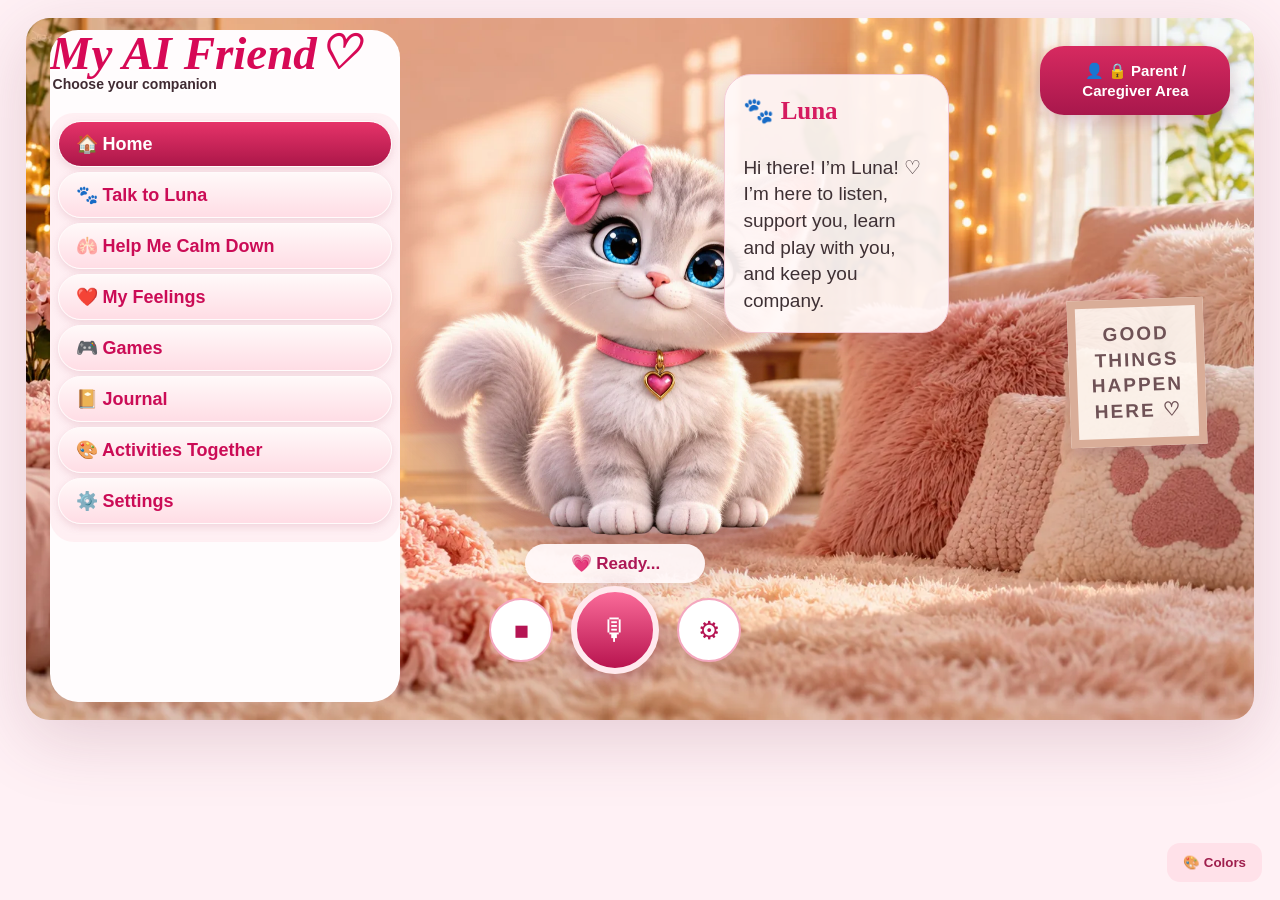
<file: index.html>
<!doctype html>
<html lang="en"><head><meta charset="utf-8"><meta name="viewport" content="width=device-width,initial-scale=1">
<title>My AI Friend — Choose Your Companion</title>
<style>
:root{--pink:#e82f67;--deep:#bd2452;--soft:#ffe5ec;--ink:#3e3034}
*{box-sizing:border-box}body{margin:0;background:#fff4f6;color:var(--ink);font-family:Arial,sans-serif}
.app{max-width:1400px;margin:auto;padding:18px}.main{display:grid;grid-template-columns:280px 1fr;gap:18px}
.sidebar,.stage,.companions{background:white;border-radius:28px;box-shadow:0 10px 28px #84394c1a}.sidebar{padding:18px}
.logo{font-size:54px;font-weight:800;font-style:italic;color:var(--pink)}.logo small{display:block;font-size:14px;color:#222;font-style:normal}
nav{display:grid;gap:9px;margin-top:15px}nav button,.quick button{border:0;border-radius:22px;padding:13px 16px;background:var(--soft);color:var(--deep);font-weight:700;text-align:left;cursor:pointer;font-size:15px}nav button:first-child{background:var(--pink);color:white}
.stage{min-height:520px;position:relative;overflow:hidden;background:linear-gradient(175deg,transparent 0 72%,#d9a78f 72.2%,#edd0b9 100%),radial-gradient(circle at 22% 19%,#fff7e4 0,#ffe3d8 38%,#f9d5dd 100%)}
.room{position:absolute;inset:0;pointer-events:none;overflow:hidden}.room:before{content:"";position:absolute;left:0;right:0;top:70%;height:9px;background:#fff1e7;box-shadow:0 3px 6px #9b6c6c35}.room:after{content:"";position:absolute;left:9%;right:42%;bottom:6%;height:16%;border-radius:50%;background:#ffe5cf;box-shadow:0 8px 0 #c8918b3d,inset 0 0 0 9px #fff2e5a8}
.window{position:absolute;left:7%;top:7%;width:21%;height:32%;border:9px solid #fffaf4;border-radius:65px 65px 12px 12px;background:radial-gradient(circle at 72% 28%,#fff9d0 0 10%,transparent 11%),linear-gradient(#b9d9de,#f6d3ca);box-shadow:0 9px 18px #9b6c6c29,inset 0 0 0 3px #f4d8ce}.window:before{content:"";position:absolute;left:50%;top:0;bottom:0;border-left:5px solid #fffaf4}.window:after{content:"";position:absolute;left:0;right:0;top:56%;border-top:5px solid #fffaf4}
.curtain{position:absolute;left:4%;top:7%;width:27%;height:36%;border-radius:48% 48% 24% 24%;background:linear-gradient(90deg,#d99aae 0 17%,#efbed0 18% 30%,transparent 31% 69%,#efbed0 70% 82%,#d99aae 83%);filter:drop-shadow(0 5px 5px #a36a7d28)}
.room-note{position:absolute;left:4%;bottom:25%;font-size:48px;filter:drop-shadow(0 6px 4px #97676545)}.room-book{position:absolute;right:5%;bottom:24%;font-size:43px;filter:drop-shadow(0 6px 4px #97676545)}.room-stars{position:absolute;left:40%;top:12%;color:#fff8d7;font-size:32px;letter-spacing:25px;text-shadow:0 1px 9px #fff}
.caregiver{position:absolute;right:22px;top:20px;border:0;border-radius:18px;background:var(--deep);color:white;padding:13px 18px;font-weight:700;cursor:pointer}
.bubble{position:absolute;right:5%;top:18%;width:34%;background:#fff;border:1px solid #f3cad5;border-radius:22px;padding:18px;font-size:18px;box-shadow:0 8px 20px #81324717}
.character{position:absolute;left:5%;top:16%;width:52%;height:65%;display:flex;align-items:center;justify-content:center}
.dog{width:100%;display:flex;align-items:center;justify-content:center;font-size:160px;filter:drop-shadow(0 16px 12px #8c425540);transform-origin:50% 85%;animation:breathe 4s ease-in-out infinite}.dog img{display:block;width:100%;max-width:390px;max-height:370px;object-fit:contain}
.stage.listening .dog{animation:listen 1.5s ease-in-out infinite alternate}.stage.talking .dog{animation:talk .4s ease-in-out infinite alternate}
.status{position:absolute;left:31%;bottom:95px;transform:translateX(-50%);background:white;border-radius:24px;padding:9px 22px;font-weight:700;box-shadow:0 5px 14px #82394b20}
.controls{position:absolute;left:31%;bottom:20px;transform:translateX(-50%);display:flex;gap:14px;align-items:center}.controls button{border:0;border-radius:50%;width:52px;height:52px;background:#fff;color:var(--deep);font-size:22px;cursor:pointer;box-shadow:0 5px 14px #82394b20}.controls .mic{width:68px;height:68px;background:var(--pink);color:#fff;font-size:30px;border:5px solid #ffc5d4}
@keyframes breathe{0%,100%{transform:scale(1) translateY(0)}50%{transform:scale(1.02) translateY(-4px)}}@keyframes listen{from{transform:rotate(-2deg)}to{transform:rotate(2deg)}}@keyframes talk{from{transform:translateY(0) rotate(-1deg)}to{transform:translateY(-5px) rotate(1deg)}}
.companions{padding:18px;margin-top:18px}.companions h2{color:var(--pink);margin:0 0 12px}.chars{display:grid;grid-template-columns:repeat(8,1fr);gap:9px}.char{border:2px solid #ffd0dc;background:#fff7f9;border-radius:17px;padding:11px;text-align:center;cursor:pointer}.char.active{border-color:var(--pink);box-shadow:0 0 0 2px #ffb5c8}.emoji{font-size:45px;height:54px;display:flex;align-items:center;justify-content:center}.emoji img{width:54px;height:54px;object-fit:contain}.char b{display:block;color:var(--pink);font-size:17px}.quick{display:grid;grid-template-columns:repeat(6,1fr);gap:8px;margin-top:12px}.quick button{text-align:center}
.overlay{position:fixed;inset:0;background:#3c202a70;display:none;align-items:center;justify-content:center;padding:18px;z-index:20}.overlay.show{display:flex}.modal{position:relative;width:min(720px,96vw);max-height:88vh;overflow:auto;background:#fff;border-radius:26px;padding:24px}.close{position:absolute;right:13px;top:12px;border:0;border-radius:50%;width:38px;height:38px;background:var(--soft);font-size:22px;cursor:pointer}
h2{color:var(--pink)}.grid{display:grid;grid-template-columns:repeat(3,1fr);gap:10px}.card{border:1px solid #efc8d2;background:#fff5f7;border-radius:17px;padding:14px;cursor:pointer}.card b{display:block;color:var(--deep)}.action,.softbtn{border:0;border-radius:15px;padding:11px 15px;font-weight:700;cursor:pointer}.action{background:var(--pink);color:#fff}.softbtn{background:var(--soft);color:#77384a}
textarea,input,select{width:100%;padding:11px;border:1px solid #e7c3cd;border-radius:11px;margin:6px 0;font:inherit}.faces button{font-size:28px;border:0;background:var(--soft);border-radius:13px;padding:8px;margin:3px}.result{background:#fff0f4;border-radius:14px;padding:12px;margin-top:10px}.small{font-size:12px;color:#806c72}
@media(max-width:1100px){.sidebar{position:relative;left:auto;top:auto;width:auto;height:auto;max-height:none;overflow:visible;padding:12px}.main{grid-template-columns:1fr}.stage{min-height:500px}.character{left:3%;width:56%}.bubble{width:42%}.chars{grid-template-columns:repeat(4,1fr)}.quick{grid-template-columns:repeat(2,1fr)}.grid{grid-template-columns:1fr 1fr}}
/* The home screen follows Kya's cozy dashboard reference. */
body{background:#f9e4e8}.app{width:min(96vw,1840px);max-width:1840px;margin:2vh auto;padding:0;background:#fff4f5;overflow:hidden;box-shadow:0 18px 70px #7c395332;border-radius:24px}.main{display:block;position:relative;height:78vh;min-height:680px;max-height:900px}.sidebar{position:absolute;z-index:6;left:24px;top:12px;width:350px;height:calc(78vh - 30px);min-height:650px;padding:0;background:transparent;box-shadow:none;overflow-y:auto;overflow-x:hidden;scrollbar-width:thin}.logo{font-family:cursive;font-size:76px;line-height:1;color:#d70956;text-shadow:0 2px 2px #fff}.logo small{font-family:Arial,sans-serif;font-size:17px;margin-left:120px;white-space:nowrap;color:#402b33}.sidebar nav{margin-top:22px;gap:5px;padding:8px;border-radius:24px;background:#ffe9eeaf;backdrop-filter:blur(7px);padding-bottom:18px}.sidebar nav button{font-size:18px;border:1px solid #fffbfb;background:linear-gradient(#fff9f9,#ffdde5);color:#cb0c56;border-radius:30px;padding:11px 17px;box-shadow:0 3px 8px #9c385527}.sidebar nav button:first-child{background:linear-gradient(#e63369,#ac1749);color:#fff}
.stage{height:100%;min-height:680px;border-radius:0;box-shadow:none;background:radial-gradient(ellipse at 50% 75%,#fff9f6 0,#ffe1e9 30%,transparent 58%),linear-gradient(177deg,transparent 0 76%,#e5a2ae 76.2%,#f9d6db 100%),radial-gradient(circle at 64% 28%,#fff4d6 0,#f8c7ce 47%,#df9fbb 100%)}.room:before{top:76%;height:12px;background:#f9e0d8}.room:after{left:24%;right:17%;bottom:-13%;height:45%;background:radial-gradient(ellipse at center,#fff2f4 0,#f9bfd1 52%,#e68cae 90%);box-shadow:0 -9px 19px #b65c7940,inset 0 0 0 15px #ffdce8;border-radius:50%}.window{left:23%;top:6%;width:26%;height:47%;opacity:.68}.curtain{left:21%;top:5%;width:31%;height:49%;opacity:.55}.room-note{left:22%;bottom:38%;font-size:49px}.room-book{right:5%;bottom:12%;font-size:90px}.room-stars{left:50%;top:8%}.room-sign{position:absolute;right:4%;top:40%;width:136px;padding:14px 8px;text-align:center;border:8px solid #d9ad98;background:#fff1e7;color:#6f5256;box-shadow:0 8px 15px #7a435b45;font-size:19px;font-weight:700;letter-spacing:2px;line-height:1.35;transform:rotate(-2deg)}
.character{left:31%;top:2%;width:43%;height:84%;z-index:2}.dog img{max-width:680px;max-height:620px;width:100%}.bubble{z-index:4;right:10%;top:8%;width:27%;min-width:300px;font-size:19px;line-height:1.4;border-radius:27px;background:#fff8f8ed;box-shadow:0 10px 25px #9a526242}.bubble b{font-family:cursive;font-size:25px;color:#d51b60}.caregiver{z-index:7;top:28px;right:24px;padding:15px 20px;border-radius:24px;max-width:190px;line-height:1.3;font-size:15px;background:linear-gradient(#d72a60,#a8174c);box-shadow:0 7px 18px #8b36574a}.status{z-index:7;left:53%;bottom:137px;background:#fff8f9f2;color:#ad1856;font-size:17px;min-width:180px;text-align:center}.controls{z-index:7;left:53%;bottom:46px;gap:18px}.controls button{width:64px;height:64px;border:2px solid #f4a7be;color:#b51453;font-size:25px}.controls .mic{width:88px;height:88px;background:linear-gradient(#fa6b99,#b8144f);border:6px solid #ffe9ee;box-shadow:0 7px 22px #8d2a5366}.controls button:hover,.char:hover,.quick button:hover,nav button:hover{transform:translateY(-2px)}
.companions{grid-column:3;grid-row:1;margin:0;padding:18px 14px;position:relative;z-index:8;box-shadow:-8px 0 22px #984f6535;background:#fff5f7;border-radius:0;overflow:auto;height:610px}.companions h2{font-family:cursive;font-size:36px;margin:0 0 7px;color:#d6085c}.chars{display:grid;grid-template-columns:1fr 1fr;gap:9px}.char{min-height:150px;border-radius:18px;background:linear-gradient(#fff,#ffe4e9);border:2px solid #f9cbd5;box-shadow:0 5px 14px #b4657830}.char.active{border-color:#e81560}.emoji{height:80px;font-size:57px}.emoji img{width:75px;height:75px}.char b{font-size:19px;color:#d4175b}.char small{display:block;margin-top:4px}.quick{margin-top:11px}.quick button{text-align:center;min-height:67px;background:#ffe3e9;color:#b91553;border:1px solid #f7d6de;border-radius:17px}
@media(max-width:1050px){.app{grid-template-columns:250px minmax(0,1fr) 250px}.main,.stage{height:610px}.sidebar{width:250px}.logo{font-size:57px}.logo small{margin-left:70px}.sidebar nav button{font-size:15px;padding:10px}.character{left:27%;width:46%}.bubble{right:3%;top:17%;width:30%}.caregiver{top:8px;right:8px}.chars{grid-template-columns:repeat(4,1fr)}}
@media(max-width:680px){.app{display:block}.main,.stage{height:690px}.sidebar{left:9px;top:4px;width:100%;padding-right:10px}.logo{font-size:44px}.logo small{display:inline;margin-left:8px;font-size:11px}.sidebar nav{display:flex;overflow-x:auto;margin-top:8px;padding:6px;gap:5px}.sidebar nav button{white-space:nowrap;font-size:13px;padding:8px 10px}.character{left:3%;top:24%;width:75%;height:51%}.dog img{max-height:400px}.bubble{right:3%;top:21%;width:44%;min-width:0;font-size:13px;padding:12px}.bubble b{font-size:17px}.caregiver{top:113px;font-size:11px;max-width:140px;padding:8px}.window{left:5%;top:18%}.curtain{left:3%;top:18%}.room-sign{display:none}.room:after{left:7%;right:7%;height:32%}.status{left:50%;bottom:107px}.controls{left:50%;bottom:22px}.companions{height:auto;padding:13px;border-radius:30px 30px 0 0;box-shadow:0 -8px 22px #984f6535}.companions h2{font-size:27px}.chars{grid-template-columns:repeat(2,1fr)}.quick{grid-template-columns:repeat(2,1fr)}}
/* The separate room photo keeps every control selectable and Kya animated. */
.stage{background:#f5d7da url('assets/cozy-room.webp') center center/cover no-repeat}.room:before,.room:after,.window,.curtain,.room-note,.room-book,.room-stars{display:none}.room-sign{background:#fff8f1e8}
.emoji.sprite,.friend-portrait{background-image:url('assets/friends-cutout.webp?v=20260926');background-repeat:no-repeat;background-size:400% 200%;background-position-y:var(--sprite-y,0%)}.emoji.sprite{width:52.5px;height:70px;margin:0 auto 4px;background-color:transparent;flex:none}.friend-portrait{width:min(100%,360px);height:auto;aspect-ratio:3/4;flex:none;overflow:visible;background-size:400% 200%;background-clip:border-box;clip-path:none}.friend-portrait.audrey{background-image:url('assets/audrey-transparent.svg?v=20260926');background-size:100% 100%;background-position:center;background-repeat:no-repeat}.char:has(.sprite){padding:6px;overflow:hidden}.char:has(.sprite) small{font-size:12px}
.stage[data-background="garden"]{background-image:url('assets/garden.webp')}.stage[data-background="dream"]{background-image:url('assets/dream.webp')}.stage[data-background="custom"]{background-color:#eee4f2}.stage:not([data-background="cozy"]) .room-sign{display:none}
:root[data-theme="ocean"]{--pink:#2183b7;--deep:#155b86;--soft:#e1f3fa}:root[data-theme="forest"]{--pink:#328569;--deep:#206447;--soft:#e2f4e7}:root[data-theme="violet"]{--pink:#895dc0;--deep:#654299;--soft:#f0e8ff}:root[data-theme="sunshine"]{--pink:#cd7130;--deep:#a24c22;--soft:#fff0d8}
:root:not([data-theme="rose"]) .logo,:root:not([data-theme="rose"]) .companions h2,:root:not([data-theme="rose"]) .bubble b,:root:not([data-theme="rose"]) .char b{color:var(--pink)}:root:not([data-theme="rose"]) .sidebar nav button:not(:first-child),:root:not([data-theme="rose"]) .quick button{color:var(--deep);background:var(--soft)}:root:not([data-theme="rose"]) .sidebar nav button:first-child,:root:not([data-theme="rose"]) .caregiver,:root:not([data-theme="rose"]) .controls .mic{background:var(--deep)}:root:not([data-theme="rose"]) .char.active{border-color:var(--pink)}
.background-choices{grid-template-columns:repeat(3,1fr)}.background-choices .card{min-height:125px;text-align:left;background-size:cover;background-position:center;color:#fff;text-shadow:0 1px 5px #311f39;box-shadow:inset 0 0 0 100px #22152650}.background-choices .card[data-bg="cozy"]{background-image:url('assets/cozy-room.webp')}.background-choices .card[data-bg="garden"]{background-image:url('assets/garden.webp')}.background-choices .card[data-bg="dream"]{background-image:url('assets/dream.webp')}.background-choices .card b{color:#fff;font-size:18px}.background-choices .card[aria-pressed="true"]{outline:4px solid var(--pink);outline-offset:2px}.upload-label{display:block;margin-top:18px;font-weight:700;color:var(--deep)}.theme-select{max-width:300px}
.logo{font-size:47px;white-space:nowrap}.logo small{margin-left:3px;font-size:14px}.char[role="button"]:focus-visible{outline:4px solid var(--pink);outline-offset:2px}.stage[data-background="custom"]{background-size:cover;background-position:center}
@media(max-width:680px){.logo{font-size:32px}.logo small{font-size:11px}.background-choices{grid-template-columns:1fr}}
@media(prefers-reduced-motion:reduce){.dog{animation:none!important}}
</style><link rel="stylesheet" href="enhancements.css?v=12"></head><body>
<div class="app"><div class="main">
<aside class="sidebar"><div class="logo">My AI Friend♡<small>Choose your companion</small></div><nav>
<button onclick="closeM()">🏠 Home</button><button onclick="openM('talk')">🐾 Talk to <span class="cn">Luna</span></button><button onclick="openM('calm')">🫁 Help Me Calm Down</button><button onclick="openM('feel')">❤️ My Feelings</button><button onclick="openM('games')">🎮 Games</button><button onclick="openM('journal')">📔 Journal</button><button onclick="openM('learn')">🎨 Activities Together</button><button onclick="openM('settings')">⚙️ Settings</button>
</nav></aside>
<section class="stage" id="stage"><div class="room" aria-hidden="true"><div class="window"></div><div class="curtain"></div><div class="room-stars">✦ ♡ ✧</div><div class="room-note">🪴</div><div class="room-book">🧸</div><div class="room-sign">GOOD<br>THINGS<br>HAPPEN<br>HERE ♡</div></div><button class="caregiver" onclick="openM('parent')">👤 🔒 Parent / Caregiver Area</button><div class="character"><div class="dog" id="avatar"><div class="friend-portrait live-animal" role="img" aria-label="Luna"><img class="animal-svg photo-companion" src="assets/luna.webp" alt="" draggable="false"></div></div></div><div class="bubble"><b>🐾 <span class="cn">Luna</span></b><br><br>Hi there! I’m <span class="cn">Luna</span>! ♡<br>I’m here to listen, support you, learn and play with you, and keep you company.</div><div class="status" id="status">💗 Ready...</div><div class="controls"><button aria-label="Stop speaking" title="Stop" onclick="stopVoice()">■</button><button class="mic" aria-label="Talk to Luna" title="Talk to Luna" onclick="listenDemo()">🎙</button><button aria-label="Voice settings" title="Voice settings" onclick="openM('voice')">⚙</button></div></section>
</div>
<div class="overlay" id="overlay" onclick="if(event.target===this)closeM()"><div class="modal"><button class="close" onclick="closeM()">×</button><div id="content"></div></div></div>
<script>
let companion="Luna",emo="",skills=JSON.parse(localStorage.skills||"[]"),feelings=JSON.parse(localStorage.feelings||"[]"),voices=[],chatHistory=[];
const screens={
talk:`<h2>💬 Talk to <span class=cn></span></h2><p>Want to talk without using your microphone? Type a message below and your companion will answer.</p><textarea id="textChatInput" rows="4" placeholder="Type what you want to say..."></textarea><div style="display:flex;gap:8px;flex-wrap:wrap"><button class=action onclick="sendTextChat()">💬 Send Message</button><button class=softbtn onclick="speak('I am right here with you. What would you like to talk about?')">🔊 Talk Back</button></div><p id="textChatStatus" class=small></p><div id="textChatReply"></div>`,
calm:`<h2>🫁 Help Me Calm Down</h2><div class=grid><button class=card onclick="calm('Take a slow breath in... and slowly breathe out.')"><b>🌬️ Breathe With Me</b></button><button class=card onclick="calm('Name five things you see, four you can feel, three you hear, two you smell, and one thing that helps you feel cared for.')"><b>🌿 5-4-3-2-1</b></button><button class=card onclick="calm('You do not have to explain anything. I can sit quietly with you.')"><b>🐾 Quiet Time</b></button></div><div id=out></div>`,
feel:`<h2>❤️ My Feelings</h2><div class=faces><button onclick="emo='Happy'">😊</button><button onclick="emo='Okay'">😐</button><button onclick="emo='Sad'">😢</button><button onclick="emo='Angry'">😡</button><button onclick="emo='Worried'">😟</button></div><select id=level><option>1 - A little</option><option>2</option><option>3 - Medium</option><option>4</option><option>5 - Very big</option></select><textarea id=what placeholder="What happened?"></textarea><textarea id=help placeholder="What helped or might help?"></textarea><button class=action onclick=saveFeel()>Save Check-In</button><p id=msg></p>`,
games:`<h2>🎮 Educational Games</h2><div class=grid><button class=card onclick="quiz('reading')"><b>🔤 Word Adventure</b>Reading & phonics</button><button class=card onclick="quiz('math')"><b>➕ Number Quest</b>Math</button><button class=card onclick="quiz('memory')"><b>🧠 Memory Challenge</b>Memory & focus</button><button class=card onclick="quiz('sequence')"><b>🔢 Sequencing</b>Order</button><button class=card onclick="quiz('pattern')"><b>🧩 Pattern Detective</b>Patterns</button><button class=card onclick="quiz('spelling')"><b>✏️ Spelling</b>Words</button></div><div id=quizOut></div>`,
journal:`<h2>📔 Journal</h2><textarea id=jtext placeholder="Write what's on your mind..."></textarea><button class=action onclick=saveJournal()>Save Privately</button><p id=jmsg></p>`,
learn:`<h2>🎨 Activities & Learning</h2><div class=grid><button class=card onclick="quiz('reading')"><b>📖 Read With Me</b></button><button class=card onclick=homework()><b>✏️ Homework Helper</b></button><button class=card onclick="quiz('memory')"><b>🧠 Memory & Focus</b></button><button class=card onclick=showStrengths()><b>⭐ My Strengths</b></button><button class=card onclick="openM('calm')"><b>🌬️ Calm Activity</b></button><button class=card onclick="openM('games')"><b>🎮 Learning Games</b></button></div><div id=learnOut></div>`,
settings:`<h2>⚙️ Settings</h2><h3 style="color:var(--pink)">✨ Choose Your 3D Companion</h3><p class=small>Choose the friend you would like to spend time with.</p><div class="chars settings-chars">
<div class="char active" onclick="pick(this,'Luna','🐱')"><div class="emoji">🐱</div><b>Luna</b><small>Gentle Cat</small></div>
<div class="char" onclick="pick(this,'Nova','🦄')"><div class="emoji">🦄</div><b>Nova</b><small>Dreamy Unicorn</small></div>
<div class="char" onclick="pick(this,'Ziggy','🐲')"><div class="emoji">🐲</div><b>Ziggy</b><small>Friendly Dragon</small></div>
</div><div class=quick><button onclick="openM('name')">✏️ Name Companion</button><button onclick="openM('style')">🎨 Colors</button><button onclick="openM('background')">🖼️ Background</button><button onclick="openM('voice')">🎙️ Voice</button><button onclick="openM('personality')">😊 Personality</button></div>`,name:`<h2>✏️ Name Your Companion</h2><input id=nval placeholder="Companion name"><button class=action onclick=rename()>Save</button>`,
style:`<h2>🎨 Pick Your Colors</h2><p>Choose a color theme. It changes the page background, room, cards, buttons and accents together.</p><select class=theme-select id=themeChoice onchange="setTheme(this.value)"><option value=rose>🌸 Rose Pink</option><option value=ocean>🌊 Ocean Blue</option><option value=forest>🌿 Forest Green</option><option value=violet>💜 Space Purple</option><option value=sunshine>☀️ Sunshine Orange</option></select><p class=small>Choose a new color anytime.</p>`,
voice:`<h2>🎙️ Choose Voice</h2><select id=vsel></select><label>Speaking speed</label><input id=rate type=range min=.7 max=1.25 step=.05 value=.95><button class=softbtn onclick=preview()>▶ Preview</button>`,
personality:`<h2>😊 Personality</h2><select><option>Calm & gentle</option><option>Silly & fun</option><option>Encouraging</option><option>Playful</option><option>Cool & friendly</option><option>Adventurous</option></select>`,
background:`<h2>🖼️ Pick a Background</h2><p>Where should your companion hang out?</p><div class="grid background-choices"><button class=card data-bg=cozy onclick="setBackground('cozy')"><b>🛋️ Cozy Room</b></button><button class=card data-bg=garden onclick="setBackground('garden')"><b>🌳 Garden Adventure</b></button><button class=card data-bg=dream onclick="setBackground('dream')"><b>🌙 Dream Sky</b></button></div><label class=upload-label for=backgroundFile>📷 Upload your own picture</label><input id=backgroundFile type=file accept="image/png,image/jpeg,image/webp" onchange="uploadBackground(this.files[0])"><p class=small>Your picture stays in this browser on this device. Choose a JPG, PNG, or WebP under 6 MB.</p><p id=backgroundMessage role=status></p>`,
strengths:`<h2>⭐ My Strengths</h2><div id=strengthOut></div>`,
parent:`<h2>🔒 Parent / Caregiver Area</h2><button class=action onclick=report()>Create Weekly Report</button><div id=reportOut></div><p class=small>Reports show observable practice patterns only and are not diagnoses. Journal text is excluded by default.</p>`
};
function openM(k){content.innerHTML=screens[k];overlay.classList.add("show");refresh();if(k==="voice")loadVoices();if(k==="strengths")showStrengths();if(k==="parent")report();if(k==="background")refreshBackgroundChoices();if(k==="style")themeChoice.value=document.body.className.match(/theme-([a-z]+)/)?.[1]||document.documentElement.dataset.theme||"rose"}function closeM(){overlay.classList.remove("show")}restoreBackground();function refresh(){document.querySelectorAll(".cn").forEach(x=>x.textContent=companion);document.querySelector(".controls .mic").setAttribute("aria-label","Talk to "+companion);document.querySelector(".controls .mic").title="Talk to "+companion}
function pick(el,n,e){const allowed=["Luna","Nova","Ziggy"];if(!allowed.includes(n))return;document.querySelectorAll(".char").forEach(x=>x.classList.remove("active"));el.classList.add("active");companion=n;refresh();if(typeof render3DCompanion==="function")render3DCompanion(n);speak("Hi! I'm "+n+". I'm happy to be your companion.")}
function rename(){let n=nval.value.trim();if(n){if(typeof window.renameSelectedCompanion==='function')window.renameSelectedCompanion(n);else{companion=n;refresh()}closeM()}}
function setTheme(theme){if(!["rose","ocean","forest","violet","sunshine"].includes(theme))return;document.documentElement.dataset.theme=theme;localStorage.companionTheme=theme}
let customBackgroundUrl;
function refreshBackgroundChoices(){document.querySelectorAll(".background-choices [data-bg]").forEach(b=>b.setAttribute("aria-pressed",String(b.dataset.bg===stage.dataset.background)))}
function setBackground(choice){if(!["cozy","garden","dream"].includes(choice))return;if(customBackgroundUrl){URL.revokeObjectURL(customBackgroundUrl);customBackgroundUrl=undefined}const images={cozy:"assets/cozy-room.webp",garden:"assets/garden.webp",dream:"assets/dream.webp"};stage.style.backgroundImage='url("'+images[choice]+'")';stage.style.backgroundSize="cover";stage.style.backgroundPosition="center";stage.style.backgroundRepeat="no-repeat";stage.dataset.background=choice;localStorage.companionBackground=choice;refreshBackgroundChoices()}
function backgroundStore(){return new Promise((resolve,reject)=>{if(!window.indexedDB)return reject(new Error("Storage unavailable"));const req=indexedDB.open("my-ai-friend",1);req.onupgradeneeded=()=>req.result.createObjectStore("pictures");req.onsuccess=()=>resolve(req.result);req.onerror=()=>reject(req.error)})}
async function saveBackgroundFile(file){const db=await backgroundStore();return new Promise((resolve,reject)=>{const tx=db.transaction("pictures","readwrite");tx.objectStore("pictures").put(file,"background");tx.oncomplete=()=>{db.close();resolve()};tx.onerror=()=>{db.close();reject(tx.error)}})}
async function loadBackgroundFile(){const db=await backgroundStore();return new Promise((resolve,reject)=>{const tx=db.transaction("pictures","readonly");const req=tx.objectStore("pictures").get("background");req.onsuccess=()=>{db.close();resolve(req.result)};req.onerror=()=>{db.close();reject(req.error)}})}
function displayCustomBackground(file){if(customBackgroundUrl)URL.revokeObjectURL(customBackgroundUrl);customBackgroundUrl=URL.createObjectURL(file);stage.style.backgroundImage='url("'+customBackgroundUrl+'")';stage.dataset.background="custom";localStorage.companionBackground="custom";refreshBackgroundChoices()}
async function uploadBackground(file){if(!file)return;const message=document.getElementById("backgroundMessage");if(!["image/png","image/jpeg","image/webp"].includes(file.type)||file.size>6*1024*1024){message.textContent="Choose a JPG, PNG, or WebP smaller than 6 MB.";return}displayCustomBackground(file);try{await saveBackgroundFile(file);message.textContent="Your picture is saved on this device."}catch(e){message.textContent="Your picture is showing for this visit, but this browser could not save it."}}
async function restoreBackground(){const choice=localStorage.companionBackground||"cozy";if(choice==="custom"){try{const file=await loadBackgroundFile();if(file){displayCustomBackground(file);return}}catch(e){}setBackground("cozy")}else setBackground(choice)}
function loadVoices(){voices=speechSynthesis.getVoices();if(window.vsel)vsel.innerHTML=voices.map((v,i)=>`<option value=${i}>${v.name} — ${v.lang}</option>`).join("")}if("speechSynthesis"in window)speechSynthesis.onvoiceschanged=loadVoices;
function speak(t){
  if(!("speechSynthesis"in window))return;
  stage.classList.add("talking");status.textContent="💗 Talking...";
  const profiles={
    Kya:{rate:.92,pitch:1.12,keys:["Samantha","Ava","Google US English"]},
    Luna:{rate:.88,pitch:1.18,keys:["Samantha","Google US English"]},
    Audrey:{rate:1.02,pitch:1.16,keys:["Ava","Samantha","Google US English"]},
    Ethan:{rate:.94,pitch:.92,keys:["Alex","Daniel","Google US English"]},
    Nova:{rate:.86,pitch:1.28,keys:["Samantha","Ava","Google US English"]},
    Remi:{rate:1.08,pitch:1.08,keys:["Ava","Samantha","Google US English"]},
    Ziggy:{rate:.98,pitch:1.03,keys:["Alex","Google US English"]},
    Poppy:{rate:.84,pitch:1.22,keys:["Samantha","Ava","Google US English"]}
  };
  const profile=profiles[companion]||profiles.Luna;
  let u=new SpeechSynthesisUtterance(t);
  const chosen=voices.find(v=>profile.keys.some(k=>v.name.toLowerCase().includes(k.toLowerCase())));
  if(window.vsel&&voices[+vsel.value])u.voice=voices[+vsel.value];else if(chosen)u.voice=chosen;
  u.rate=window.rate?+rate.value*profile.rate:profile.rate;
  u.pitch=profile.pitch;
  u.volume=.98;
  u.onend=()=>{stage.classList.remove("talking");status.textContent="💗 Ready..."};
  speechSynthesis.cancel();speechSynthesis.speak(u)
}
let recognition=null;
function stopVoice(){if(recognition){try{recognition.stop()}catch(e){}recognition=null}if("speechSynthesis"in window)speechSynthesis.cancel();stage.classList.remove("talking","listening");status.textContent="💗 Ready..."}
function companionReply(text){
  const t=text.toLowerCase().replace(/[.!?,]/g,"").trim();
  const replies=[
    "I hear you. Thanks for talking with me. I'm right here with you.",
    "Thanks for sharing that with me. We can talk about it together.",
    "I'm listening. You can tell me what happened, or we can do something fun together.",
    "I'm here with you. Let's take this one step at a time."
  ];
  if(/^(hi|hello|hey|good morning|good afternoon|good evening)\\b/.test(t))
    return "Hi! I'm so happy you're here. What are you in the mood to talk about?";
  if(/(sad|upset|cry|crying|lonely|hurt|bad day|feel terrible|feeling bad)/.test(t))
    return "I'm sorry you're having a hard moment. You don't have to fix everything right now. I'm here with you. We can talk, breathe, or find something that helps you feel a little better.";
  if(/(angry|mad|frustrat|annoy|hate|furious)/.test(t))
    return "That sounds really frustrating. It's okay to have big feelings. Let's take one slow breath, and then you can tell me what happened.";
  if(/(worried|worry|nervous|scared|afraid|anxious|stress|stressed)/.test(t))
    return "It sounds like you're feeling worried. You are not alone right now. Let's slow things down together and focus on one small thing you can handle.";
  if(/(happy|excited|great|awesome|wonderful|fun|good day|feeling good)/.test(t))
    return "Yay! I love hearing that. Tell me what happened that made you feel so good.";
  if(/(school|homework|math|reading|spell|spelling|science|project|assignment)/.test(t))
    return "Absolutely! I can help you work through that. Tell me the question or problem you're working on, and we'll take it one step at a time.";
  if(/(thank you|thanks|thx)/.test(t))
    return "You're welcome! I'm always happy to spend time with you.";
  if(/(who are you|what are you|your name)/.test(t))
    return "I'm "+companion+", your friendly companion. I can listen, talk, play learning games, read stories, and help you calm down.";
  if(/(i love you|love you)/.test(t))
    return "Aww, that's very sweet. I'm happy to be your friendly companion.";
  if(/(i like|my favorite|i love)/.test(t))
    return "That sounds fun! I like learning about the things that matter to you. Tell me more.";
  if(/(can you help|help me|i need help)/.test(t))
    return "Yes, I can help you think through it. Tell me what's going on, and we'll figure out a small next step together.";
  if(/(play|game|games)/.test(t))
    return "Let's play! Open Games and choose a learning game, or tell me what kind of game you want.";
  if(/(calm|breathe|breathing|relax)/.test(t))
    return "Let's have a calm moment together. Breathe in slowly, and then breathe out even more slowly. You can do that with me.";
  if(/(what can you do|what do you do)/.test(t))
    return "I can listen and talk with you, help with feelings, practice schoolwork, play learning games, read stories, and guide calming activities.";
  if(/(bye|goodbye|see you)/.test(t))
    return "Bye for now! I'll be right here when you want some company.";
  return replies[Math.floor(Math.random()*replies.length)];
}
async function sendTextChat(){
  const input=document.getElementById("textChatInput");
  const statusEl=document.getElementById("textChatStatus");
  const replyEl=document.getElementById("textChatReply");
  const message=String(input?.value||"").trim();
  if(!message)return;
  if(statusEl)statusEl.textContent="🤖 Thinking...";
  if(input)input.value="";
  try{
    await askKyaAI(message);
    const bubble=document.querySelector(".bubble");
    if(replyEl&&bubble)replyEl.innerHTML="<div class=result>"+bubble.innerHTML+"</div>";
    if(statusEl)statusEl.textContent="💗 Ready";
  }catch(e){
    if(statusEl)statusEl.textContent="💗 Ready";
  }
}
async function askKyaAI(heard){
  const message=String(heard||"").trim();
  if(!message)return;
  chatHistory.push({role:"user",content:message});
  chatHistory=chatHistory.slice(-12);
  try{
    const response=await fetch("/api/chat",{
      method:"POST",
      headers:{"Content-Type":"application/json"},
      body:JSON.stringify({companion,messages:chatHistory})
    });
    const data=await response.json().catch(()=>({}));
    if(!response.ok||!data.reply)throw new Error(data.error||"AI unavailable");
    const reply=String(data.reply).trim();
    chatHistory.push({role:"assistant",content:reply});
    chatHistory=chatHistory.slice(-12);
    const bubble=document.querySelector(".bubble");
    if(bubble)bubble.innerHTML="<b>🐾 "+companion+"</b><br><br>"+reply;
    speak(reply);
  }catch(error){
    console.error("Kya AI request failed",error);
    const reply=companionReply(message);
    const bubble=document.querySelector(".bubble");
    if(bubble)bubble.innerHTML="<b>🐾 "+companion+"</b><br><br>"+reply;
    speak(reply+" I can use my full AI conversation when the AI connection is turned on.");
  }
}
function listenDemo(){
  stopVoice();
  const SR=window.SpeechRecognition||window.webkitSpeechRecognition;
  if(!SR){
    status.textContent="💗 Voice not available";
    speak("I can talk out loud, but speech recognition is not available in this browser. Please try Chrome or Edge.");
    return;
  }
  recognition=new SR();
  recognition.lang="en-US";
  recognition.interimResults=false;
  recognition.continuous=false;
  recognition.maxAlternatives=1;
  recognition.onstart=()=>{stage.classList.add("listening");status.textContent="🎵 Listening...";};
  recognition.onresult=(event)=>{
    const heard=event.results[0][0].transcript.trim();
    stage.classList.remove("listening");
    status.textContent="🤖 Thinking...";
    askKyaAI(heard);
  };
  recognition.onerror=(event)=>{
    stage.classList.remove("listening");
    recognition=null;
    if(event.error==="not-allowed"||event.error==="service-not-allowed"){
      status.textContent="🎙️ Microphone permission needed";
      speak("Please allow microphone access so I can hear you.");
    }else if(event.error==="no-speech"){
      status.textContent="💗 I didn't hear you";
      speak("I didn't hear anything yet. Press the microphone and try again.");
    }else{
      status.textContent="💗 Voice error";
      speak("I had trouble hearing you. Please try the microphone again.");
    }
  };
  recognition.onend=()=>{
    stage.classList.remove("listening");
    if(status.textContent==="🎵 Listening...")status.textContent="💗 Ready...";
  };
  try{recognition.start()}catch(e){
    recognition=null;
    stage.classList.remove("listening");
    status.textContent="💗 Ready...";
  }
}
function preview(){speak("Hi! I'm "+companion+". We can talk, learn, play, or calm down together.")}
function calm(t){out.innerHTML=`<div class=result>${t}</div>`;speak(t)}function saveFeel(){if(!emo){msg.textContent="Choose a feeling first.";return}feelings.push({date:new Date().toISOString(),emotion:emo,level:level.value,what:what.value,help:help.value});localStorage.feelings=JSON.stringify(feelings);msg.textContent="Saved 💗"}function saveJournal(){let j=JSON.parse(localStorage.journals||"[]");j.push({date:new Date().toISOString(),text:jtext.value});localStorage.journals=JSON.stringify(j);jmsg.textContent="Saved privately on this device."}
const Q={
reading:[
 ["Which word starts like sun?",["Sock","Moon"],0],
 ["Which word rhymes with cat?",["Hat","Dog"],0],
 ["Which word starts with B?",["Ball","Sun"],0],
 ["Which word is an animal?",["Tiger","Table"],0],
 ["Which word rhymes with light?",["Night","Tree"],0]
],
math:[
 ["4 apples plus 3 more equals?",["7","6"],0],
 ["What is 5 + 5?",["10","8"],0],
 ["What is 9 - 4?",["5","6"],0],
 ["What comes after 19?",["20","18"],0],
 ["Which is greater?",["8","3"],0]
],
memory:[
 ["Remember: red, dog, 4. Which was the animal?",["Dog","Red"],0],
 ["Remember: star, moon, sun. Which was second?",["Moon","Star"],0],
 ["Remember: 3, 8, 5. Which was last?",["5","3"],0],
 ["Remember: cat, tree, bird. Which was first?",["Cat","Bird"],0]
],
sequence:[
 ["First, second, ...?",["Third","Fifth"],0],
 ["What comes next: 2, 4, 6...?",["8","9"],0],
 ["What comes next: A, B, A, B...?",["A","C"],0],
 ["What comes next: 5, 10, 15...?",["20","18"],0]
],
pattern:[
 ["⭐ 🌙 ⭐ 🌙 ...?",["⭐","🌙"],0],
 ["🔴 🔵 🔴 🔵 ...?",["🔴","🟢"],0],
 ["🐶 🐱 🐶 🐱 ...?",["🐶","🐰"],0],
 ["1, 3, 1, 3...?",["1","2"],0]
],
spelling:[
 ["Which is correct?",["Friend","Freind"],0],
 ["Which spells the animal correctly?",["Horse","Hores"],0],
 ["Which spells the feeling correctly?",["Happy","Hapy"],0],
 ["Which spells the color correctly?",["Blue","Blu"],0]
]};
const quizPos={};
function quiz(k){quizPos[k]=0;showQuizQuestion(k)}
function showQuizQuestion(k){const list=Q[k],q=list[quizPos[k]%list.length],h=window.quizOut||window.learnOut;h.innerHTML=`<div class=result><h3>${q[0]}</h3>${q[1].map((a,i)=>`<button class=softbtn onclick="ans('${k}',${i},${q[2]})">${a}</button>`).join(" ")}<p id=qmsg></p><button id=nextQuestion class=action hidden style="display:none;margin-top:12px" onclick="nextQuizQuestion('${k}')">➡️ Next Question</button></div>`}
function ans(k,i,ok){let correct=i===ok;skills.push({date:new Date().toISOString(),skill:k,correct});localStorage.skills=JSON.stringify(skills);document.querySelectorAll('#quizOut .softbtn,#learnOut .softbtn').forEach(x=>x.disabled=true);const msg=document.getElementById('qmsg');if(msg)msg.innerHTML=correct?"Great work! ⭐":"Nice try. The answer is "+Q[k][quizPos[k]%Q[k].length][1][ok]+".";const next=document.getElementById('nextQuestion');if(next){next.hidden=false;next.style.display='inline-block';next.disabled=false;next.focus()}}
function nextQuizQuestion(k){quizPos[k]=(quizPos[k]+1)%Q[k].length;showQuizQuestion(k)}
const homeworkProblems=[
["🔢 What is 7 + 5?",["10","11","12","13"],"12","Count on from 7: 8, 9, 10, 11, 12."],
["🔢 What is 15 - 6?",["7","8","9","10"],"9","Take 6 away from 15."],
["🔤 Which word rhymes with cat?",["dog","hat","sun","fish"],"hat","Think of a word that sounds like cat."],
["🔤 Which word starts with B?",["ball","cat","fish","sun"],"ball","Listen to the first sound: /B/."],
["📖 Mia watered a seed every day. What was she growing?",["A flower","A shoe","A boat","A kite"],"A flower","A seed can grow into a plant or flower."],
["🔢 What number comes after 29?",["28","30","31","39"],"30","Think about the counting sequence."],
["🧠 Which one is an animal?",["Tiger","Table","Pencil","Window"],"Tiger","An animal is a living creature."],
["✏️ Which spelling is correct?",["Friend","Freind","Frend","Freiend"],"Friend","Think: friend has 'ie' after the r."],
["🔬 What do plants need to grow?",["Sunlight and water","Shoes","Pencils","Nothing"],"Sunlight and water","Plants need light and water to grow."],
["💗 What can you do when a problem feels too hard?",["Ask for help","Give up forever","Throw things","Hide the problem"],"Ask for help","Asking a trusted person for help is a good first step."]
];
let homeworkPos=0;
function homework(){homeworkPos=0;showHomeworkProblem()}
function showHomeworkProblem(){const p=homeworkProblems[homeworkPos%homeworkProblems.length];learnOut.innerHTML=`<div class=result><h3>${p[0]}</h3><p class=small>Try it yourself, then choose your answer.</p><div class=grid>${p[1].map(a=>`<button class=softbtn onclick="checkHomework('${encodeURIComponent(a)}','${encodeURIComponent(p[2])}')">${a}</button>`).join("")}</div><p id=homeworkMsg></p><div style="margin-top:12px"><button id=homeworkNext class=action hidden onclick="nextHomework()">➡️ Next Problem</button></div><p class=small>💡 Hint: 1. What is the question asking? 2. What information do you have? 3. What is one small first step?</p></div>`}
function checkHomework(encoded,correctEncoded){const answer=decodeURIComponent(encoded),correct=decodeURIComponent(correctEncoded),p=homeworkProblems[homeworkPos%homeworkProblems.length];document.querySelectorAll('#learnOut .softbtn').forEach(b=>b.disabled=true);const msg=document.getElementById('homeworkMsg');if(answer===correct){msg.innerHTML="🌟 Great work! You solved it!";}else{msg.innerHTML="💛 Nice try. The answer is <b>"+correct+"</b>.<br><span class=small>"+p[3]+"</span>"}const next=document.getElementById('homeworkNext');if(next){next.hidden=false;next.style.display='inline-block'}}
function nextHomework(){homeworkPos=(homeworkPos+1)%homeworkProblems.length;showHomeworkProblem()}function showStrengths(){let g={};skills.filter(x=>x.correct).forEach(x=>g[x.skill]=(g[x.skill]||0)+1);let h=window.strengthOut||window.learnOut;if(h)h.innerHTML=Object.keys(g).length?Object.entries(g).map(x=>`<div class=result>⭐ <b>${x[0]}</b>: ${x[1]} successful practice moment(s)</div>`).join(""):"Complete activities and strengths will appear here."}
function report(){if(!window.reportOut)return;let cut=Date.now()-7*86400000,s=skills.filter(x=>new Date(x.date).getTime()>=cut),f=feelings.filter(x=>new Date(x.date).getTime()>=cut);reportOut.innerHTML=`<div class=result><b>This week:</b><br>${s.length} learning practice activities<br>${f.length} feelings check-ins</div>`}
document.querySelectorAll(".char").forEach(card=>{card.setAttribute("role","button");card.tabIndex=0;card.addEventListener("keydown",event=>{if(event.key==="Enter"||event.key===" "){event.preventDefault();card.click()}})});setTheme(localStorage.companionTheme||"rose");restoreBackground();refresh();
</script><script src="enhancements.js?v=13"></script></body></html>
<style>body.theme-rose{--pink:#e82f67;--deep:#bd2452;--soft:#ffe5ec;--page:#fff1f5;--room:#f9d5dd}body.theme-ocean{--pink:#2384b8;--deep:#155c83;--soft:#d9f1fb;--page:#edf9ff;--room:#cfeaf5}body.theme-forest{--pink:#43875c;--deep:#28613d;--soft:#dcf1df;--page:#effaf1;--room:#d7ebd9}body.theme-violet{--pink:#8a64c7;--deep:#5d3e96;--soft:#ebe1ff;--page:#f6f1ff;--room:#e6dbf7}body.theme-sunshine{--pink:#dc8b25;--deep:#9c5e0f;--soft:#ffedbc;--page:#fff9e9;--room:#f7e8b8}body{background:var(--page)!important}.app{background:var(--page)}.sidebar,.companions,.modal{background:color-mix(in srgb,#fff 88%,var(--soft))}.room-note,.room-book{filter:drop-shadow(0 6px 4px color-mix(in srgb,var(--deep) 28%,transparent))}.settings-chars{grid-template-columns:repeat(3,1fr);gap:8px;max-height:430px;overflow:auto;padding:4px}.settings-chars .char{min-height:135px}.settings-chars .emoji{height:70px}.settings-chars .emoji.sprite{width:52.5px;height:70px;background-size:400% 200%}.settings-chars .char b{font-size:15px}.settings-chars .char small{font-size:11px}@media(max-width:680px){.app{width:100vw;margin:0;border-radius:0}.main{height:auto;min-height:0}.stage{height:690px;min-height:690px}.settings-chars{grid-template-columns:repeat(2,1fr)}}</style>
</file>
<file: enhancements.css>
/* Kya 2026 enhancement layer */
:root{--enh-accent:#d72d68;--enh-deep:#9f1f4d;--enh-bg:#fff1f5;--enh-wash:#ffe1e9}
body.theme-ocean{--enh-accent:#2384b8;--enh-deep:#155c83;--enh-bg:#edf9ff;--enh-wash:#d9f1fb}
body.theme-forest{--enh-accent:#43875c;--enh-deep:#28613d;--enh-bg:#effaf1;--enh-wash:#dcf1df}
body.theme-violet{--enh-accent:#8a64c7;--enh-deep:#5d3e96;--enh-bg:#f6f1ff;--enh-wash:#ebe1ff}
body.theme-sunshine{--enh-accent:#dc8b25;--enh-deep:#9c5e0f;--enh-bg:#fff9e9;--enh-wash:#ffedbc}
body{background:var(--enh-bg)!important;transition:background .25s}
.enh-nav{display:none!important}
.enh-nav button{border:1px solid #f0d8e1;border-radius:15px;padding:12px;background:var(--enh-wash);color:var(--enh-deep);font-weight:800;text-align:left;cursor:pointer}
.enh-view{display:none}.enh-view.active{display:block}
.enh-panel{background:#fff;border:1px solid #efd4df;border-radius:30px;padding:clamp(24px,5vw,52px);box-shadow:0 16px 45px #7c35501c}
.enh-panel h1{color:#603f50}.enh-panel h1 span{color:var(--enh-accent)}
.enh-grid{display:grid;grid-template-columns:repeat(auto-fit,minmax(180px,1fr));gap:13px;margin-top:22px}
.enh-card{border:2px solid #efd9e3;background:#fff;border-radius:20px;padding:16px;text-align:left;cursor:pointer;transition:.15s}
.enh-card:hover,.enh-card.active{transform:translateY(-2px);border-color:var(--enh-accent);background:var(--enh-wash)}
.enh-card strong,.enh-card span{display:block}.enh-card span{color:#806e7b;margin-top:6px;line-height:1.45}
.enh-avatar{height:130px;display:grid;place-items:center}.enh-avatar img{max-width:100%;max-height:125px;object-fit:contain}
.enh-session{margin-top:22px;padding:22px;border:1px solid #efd9e3;background:#fff9fc;border-radius:22px}
.enh-answer-grid{display:grid;grid-template-columns:repeat(auto-fit,minmax(130px,1fr));gap:10px}
.enh-answer{border:2px solid #efd9e3;background:#fff;border-radius:13px;padding:13px;font-weight:800;cursor:pointer}
.enh-answer:hover{border-color:var(--enh-accent);background:var(--enh-wash)}
.enh-answer.correct{border-color:#55a76b;background:#eaf8ed}.enh-answer.wrong{border-color:#d87878;background:#fff0f0}
.enh-progress{height:9px;background:#f0e4ea;border-radius:20px;overflow:hidden;margin:12px 0 18px}.enh-progress span{display:block;height:100%;background:var(--enh-accent)}
.enh-book-cover{height:160px;border-radius:15px;background:linear-gradient(135deg,#f6d4df,#d7c5f1);display:grid;place-items:center;font-size:4rem;margin-bottom:12px}
.enh-reader{min-height:250px;display:grid;place-items:center;text-align:center;padding:32px;background:#fff0f5;border-radius:18px;font-size:1.3rem;line-height:1.65}
.enh-row{display:flex;gap:10px;flex-wrap:wrap;margin-top:14px}.enh-btn{border:0;border-radius:13px;padding:12px 16px;font-weight:900;cursor:pointer}.enh-primary{background:var(--enh-accent);color:#fff}.enh-soft{background:var(--enh-wash);color:var(--enh-deep)}
.enh-theme-grid{display:grid;grid-template-columns:repeat(2,1fr);gap:10px}.enh-theme{border:2px solid #efd9e3;background:#fff;border-radius:15px;padding:15px;font-weight:850;cursor:pointer}
.kid-safe-portrait{width:min(100%,430px);height:auto;filter:drop-shadow(0 18px 18px #8d5d7640);animation:enhFloat 4s ease-in-out infinite}
@keyframes enhFloat{50%{transform:translateY(-8px) rotate(1deg)}}
@media(max-width:700px){.enh-grid{grid-template-columns:repeat(2,minmax(0,1fr))}.enh-panel{padding:22px}.enh-theme-grid{grid-template-columns:1fr}}


/* Lively companion stage */
.character .dog{filter:drop-shadow(0 20px 20px #6d355040);animation:companionFloat 3.2s ease-in-out infinite}
.friend-portrait.live-animal{width:min(100%,520px);height:100%;display:grid;place-items:center}
.animal-svg{width:100%;height:100%;max-height:620px;overflow:visible;filter:drop-shadow(0 18px 14px #6d355040);transform-origin:50% 82%;animation:companionFloat 3.2s ease-in-out infinite}
.animal-svg.dog{animation-delay:0s}.animal-svg.cat{animation-delay:.2s}.animal-svg.unicorn{animation-delay:.35s}.animal-svg.dragon{animation-delay:.15s}
.stage:hover .animal-svg{animation-duration:2.2s}
.stage[data-companion="kya"] .animal-svg{filter:drop-shadow(0 18px 14px #9d6a3b55)}
.stage[data-companion="luna"] .animal-svg{filter:drop-shadow(0 18px 14px #80607c55)}
.stage[data-companion="nova"] .animal-svg{filter:drop-shadow(0 18px 14px #9a62b955)}
.stage[data-companion="ziggy"] .animal-svg{filter:drop-shadow(0 18px 14px #4d7f5b55)}
@keyframes companionFloat{0%,100%{transform:translateY(0) rotate(-.6deg) scale(1)}50%{transform:translateY(-11px) rotate(.8deg) scale(1.015)}}
@keyframes companionWiggle{0%,100%{transform:rotate(0)}25%{transform:rotate(-3deg)}75%{transform:rotate(3deg)}}
.stage.listening .animal-svg{animation:companionWiggle .7s ease-in-out infinite}
.stage.talking .animal-svg{animation:companionFloat .55s ease-in-out infinite}
.enh-avatar .animal-svg{width:115px;height:125px;filter:drop-shadow(0 8px 7px #6d355033)}
.enh-card:hover .animal-svg{animation:companionWiggle .65s ease-in-out infinite}

@media(max-width:1050px){.character{width:42%;left:28%}.bubble{width:27%;min-width:230px}}
@media(min-width:1101px){.bubble{right:305px;width:23%;min-width:250px}.controls,.status{left:48%}}
@media(max-width:680px){.bubble{right:3%;width:44%}}


/* Animated companion polish */
.friend-portrait.live-animal{position:relative;isolation:isolate;display:grid;place-items:center;overflow:visible}
.animal-svg{overflow:visible;transform-origin:50% 82%;animation:companionFloat 3.2s ease-in-out infinite;will-change:transform}
.animal-svg .tail{transform-box:fill-box;transform-origin:10% 70%;animation:tailWag 1.8s ease-in-out infinite}
.animal-svg .ears{transform-box:fill-box;transform-origin:50% 70%;animation:earBounce 2.8s ease-in-out infinite}
.animal-svg .blink{transform-box:fill-box;transform-origin:center;animation:eyeBlink 4.8s ease-in-out infinite}
.animal-svg.human{animation:companionFloat 3.6s ease-in-out infinite}
.stage.listening .animal-svg{animation:companionWiggle .7s ease-in-out infinite}
.stage.talking .animal-svg{animation:talkBounce .48s ease-in-out infinite alternate}
.stage.listening .animal-svg .tail{animation:tailWag .45s ease-in-out infinite}
.stage:hover .animal-svg{animation-duration:2.2s}
@keyframes companionFloat{0%,100%{transform:translateY(0) rotate(-.6deg) scale(1)}50%{transform:translateY(-11px) rotate(.8deg) scale(1.015)}}
@keyframes companionWiggle{0%,100%{transform:rotate(0)}25%{transform:rotate(-3deg)}75%{transform:rotate(3deg)}}
@keyframes talkBounce{from{transform:translateY(0) scale(1)}to{transform:translateY(-6px) scale(1.015)}}
@keyframes tailWag{0%,100%{transform:rotate(-5deg)}50%{transform:rotate(8deg)}}
@keyframes earBounce{0%,100%{transform:rotate(0)}50%{transform:rotate(2deg)}}
@keyframes eyeBlink{0%,45%,48%,100%{transform:scaleY(1)}46%,47%{transform:scaleY(.08)}}
@media(prefers-reduced-motion:reduce){.animal-svg,.animal-svg .tail,.animal-svg .ears,.animal-svg .blink{animation:none!important}}

/* Full transparent companion portraits remain inside their cards and on the stage. */
.photo-companion{display:block;object-fit:contain;object-position:center;max-width:100%;max-height:100%;padding:2%;height:100%;width:100%;user-select:none}
.settings-chars .emoji .photo-companion{width:100%;height:100%;padding:0;filter:none}
#avatar .live-animal .photo-companion{filter:drop-shadow(0 16px 15px #6d355040)}
/* The live companion portrait must be transparent over the room, with no old sprite sheet beneath it. */
#avatar .friend-portrait.live-animal{background-image:none;background-color:transparent}


@media(min-width:1101px){.bubble{right:305px;width:225px;min-width:0}}

@media(min-width:1101px){.character{left:28%}}
</file>
